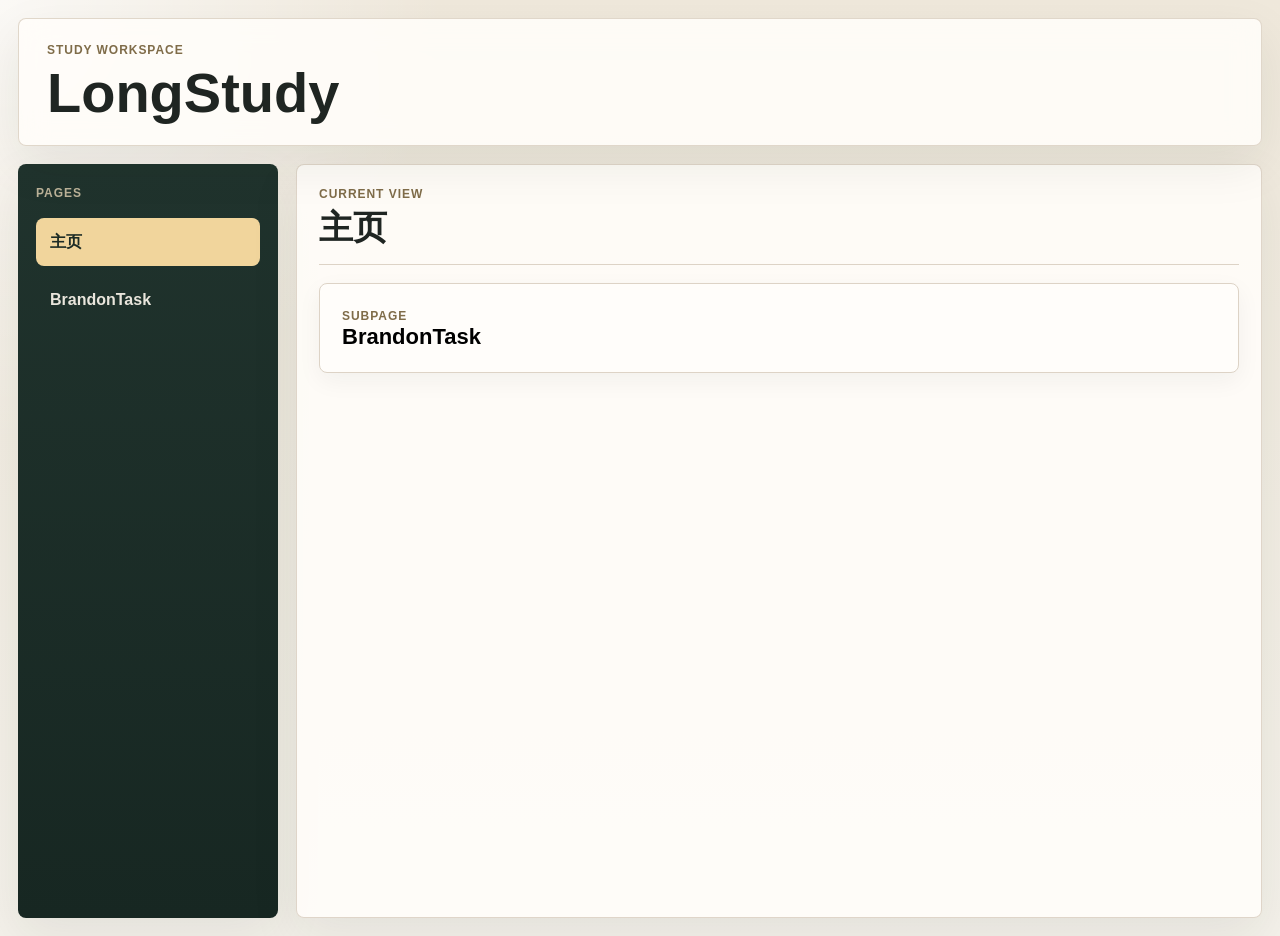
<file: index.html>
<!doctype html>
<html lang="zh-CN">
  <head>
    <meta charset="utf-8">
    <meta name="viewport" content="width=device-width, initial-scale=1">
    <title>LongStudy</title>
    <link rel="stylesheet" href="styles.css">
  </head>
  <body>
    <div class="app-shell">
      <header class="topbar">
        <div>
          <p class="eyebrow">Study Workspace</p>
          <h1>LongStudy</h1>
        </div>
      </header>

      <div class="app-body">
        <aside class="sidebar" aria-label="页面导航">
          <div class="sidebar-group">
            <p class="sidebar-label">Pages</p>
            <nav id="sidebar-nav" class="sidebar-nav"></nav>
          </div>
        </aside>

        <main class="content-panel">
          <div class="content-header">
            <div>
              <p class="content-label" id="content-label">Current View</p>
              <h2 id="content-title">主页</h2>
            </div>
          </div>

          <section id="home-view" class="home-view"></section>

          <div id="frame-shell" class="frame-shell hidden">
            <iframe
              id="content-frame"
              class="content-frame"
              title="Page Content"
              name="content-frame"></iframe>
          </div>
        </main>
      </div>
    </div>

    <script>
      const currentViewStorageKey = "longstudy:current-view";
      const pages = [
        {
          id: "brandon-task",
          title: "BrandonTask",
          file: "BrandonTask.html"
        }
      ];

      const views = [
        { id: "home", title: "主页", type: "home" },
        ...pages.map((page) => ({ ...page, type: "page" }))
      ];

      const sidebarNav = document.getElementById("sidebar-nav");
      const homeView = document.getElementById("home-view");
      const frameShell = document.getElementById("frame-shell");
      const contentFrame = document.getElementById("content-frame");
      const contentTitle = document.getElementById("content-title");
      const contentLabel = document.getElementById("content-label");

      function saveCurrentView(viewId) {
        localStorage.setItem(currentViewStorageKey, viewId);
      }

      function loadCurrentView() {
        const savedView = localStorage.getItem(currentViewStorageKey);
        if (views.some((view) => view.id === savedView)) {
          return savedView;
        }
        return "home";
      }

      function buildSidebar() {
        sidebarNav.innerHTML = "";
        views.forEach((view) => {
          const button = document.createElement("button");
          button.type = "button";
          button.className = "nav-item";
          button.dataset.view = view.id;
          button.textContent = view.title;
          button.addEventListener("click", () => showView(view.id));
          sidebarNav.appendChild(button);
        });
      }

      function buildHomeCards() {
        const grid = document.createElement("div");
        grid.className = "page-grid";

        pages.forEach((page) => {
          const card = document.createElement("button");
          card.type = "button";
          card.className = "page-card";
          card.innerHTML = `
            <span class="page-card-kicker">Subpage</span>
            <strong>${page.title}</strong>
          `;
          card.addEventListener("click", () => showView(page.id));
          grid.appendChild(card);
        });

        homeView.innerHTML = "";
        homeView.appendChild(grid);
      }

      function syncActiveNav(viewId) {
        sidebarNav.querySelectorAll(".nav-item").forEach((item) => {
          item.classList.toggle("active", item.dataset.view === viewId);
        });
      }

      function showView(viewId) {
        const view = views.find((entry) => entry.id === viewId) || views[0];
        syncActiveNav(view.id);
        saveCurrentView(view.id);

        if (view.type === "home") {
          contentLabel.textContent = "Current View";
          contentTitle.textContent = view.title;
          homeView.classList.remove("hidden");
          frameShell.classList.add("hidden");
          contentFrame.removeAttribute("src");
          return;
        }

        contentLabel.textContent = "Current Page";
        contentTitle.textContent = view.title;
        homeView.classList.add("hidden");
        frameShell.classList.remove("hidden");
        if (contentFrame.getAttribute("src") !== view.file) {
          contentFrame.setAttribute("src", view.file);
        }
      }

      buildSidebar();
      buildHomeCards();
      showView(loadCurrentView());
    </script>
  </body>
</html>
</file>
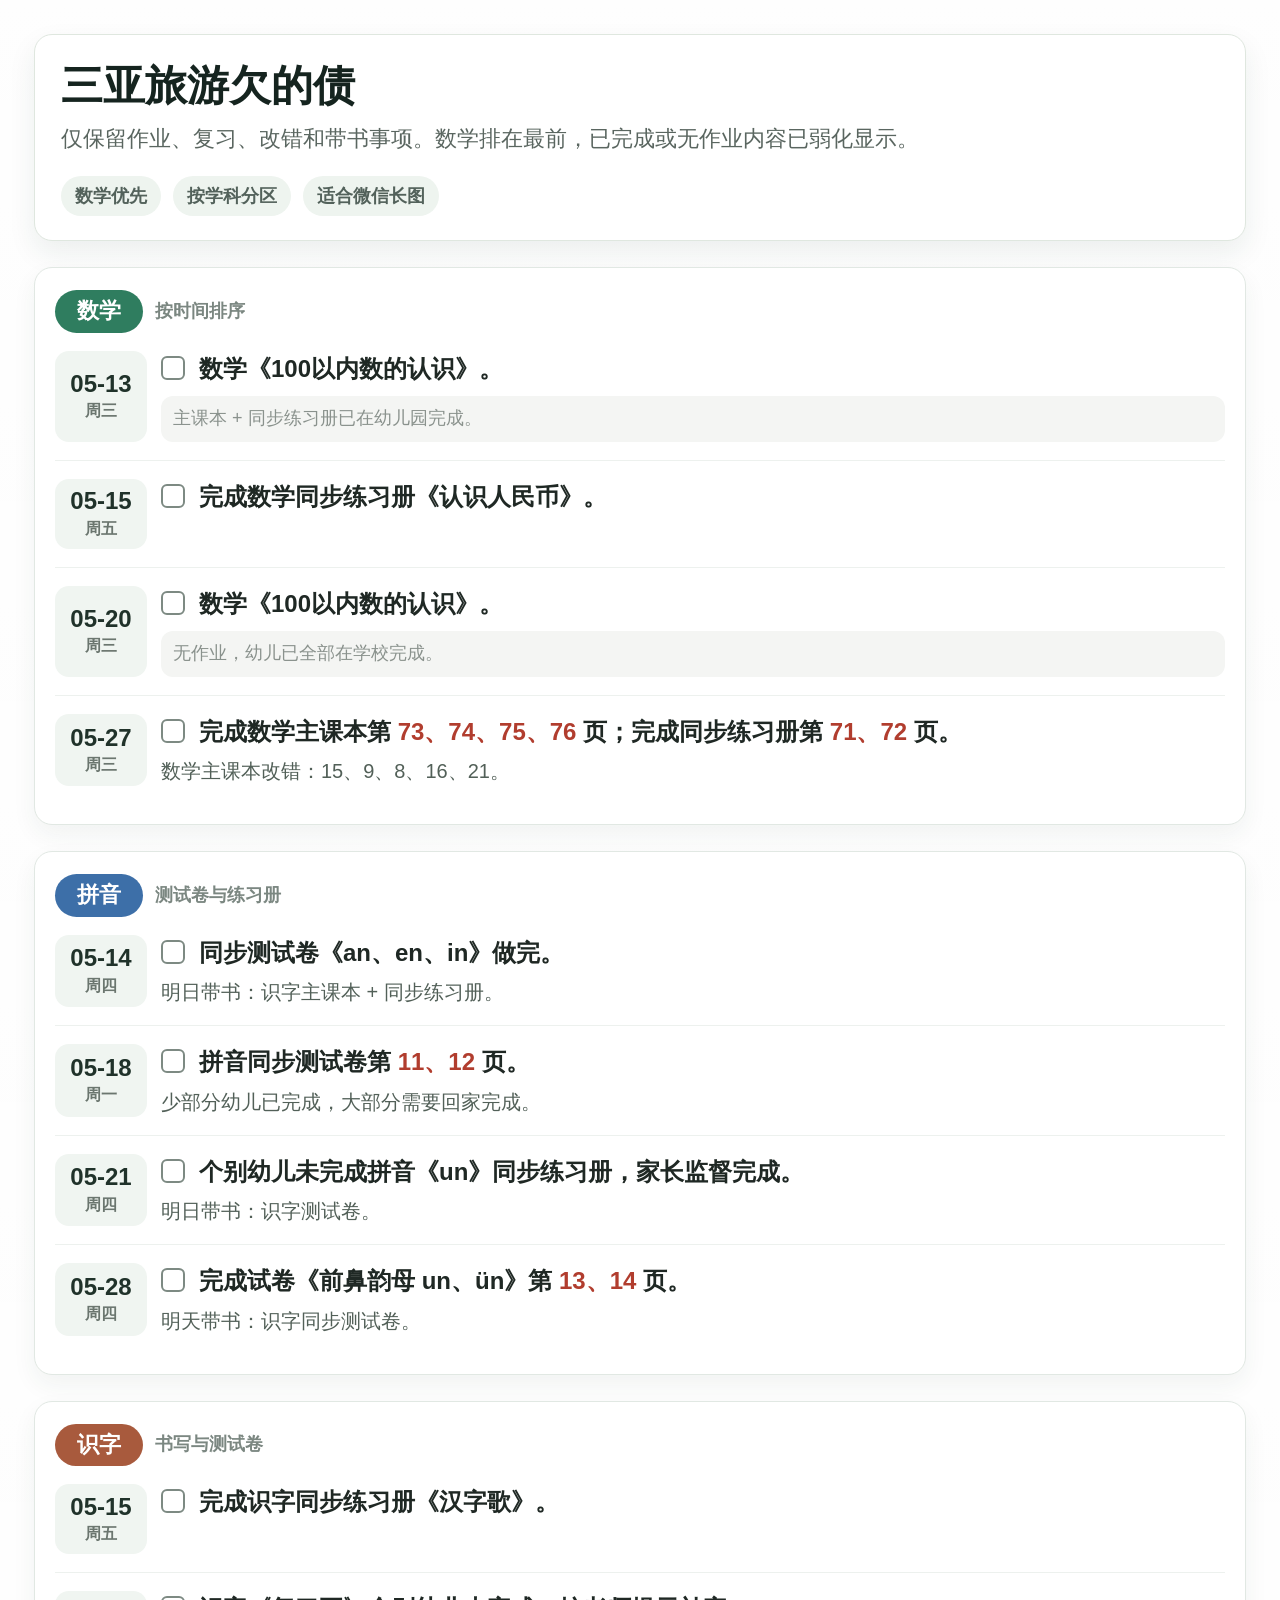
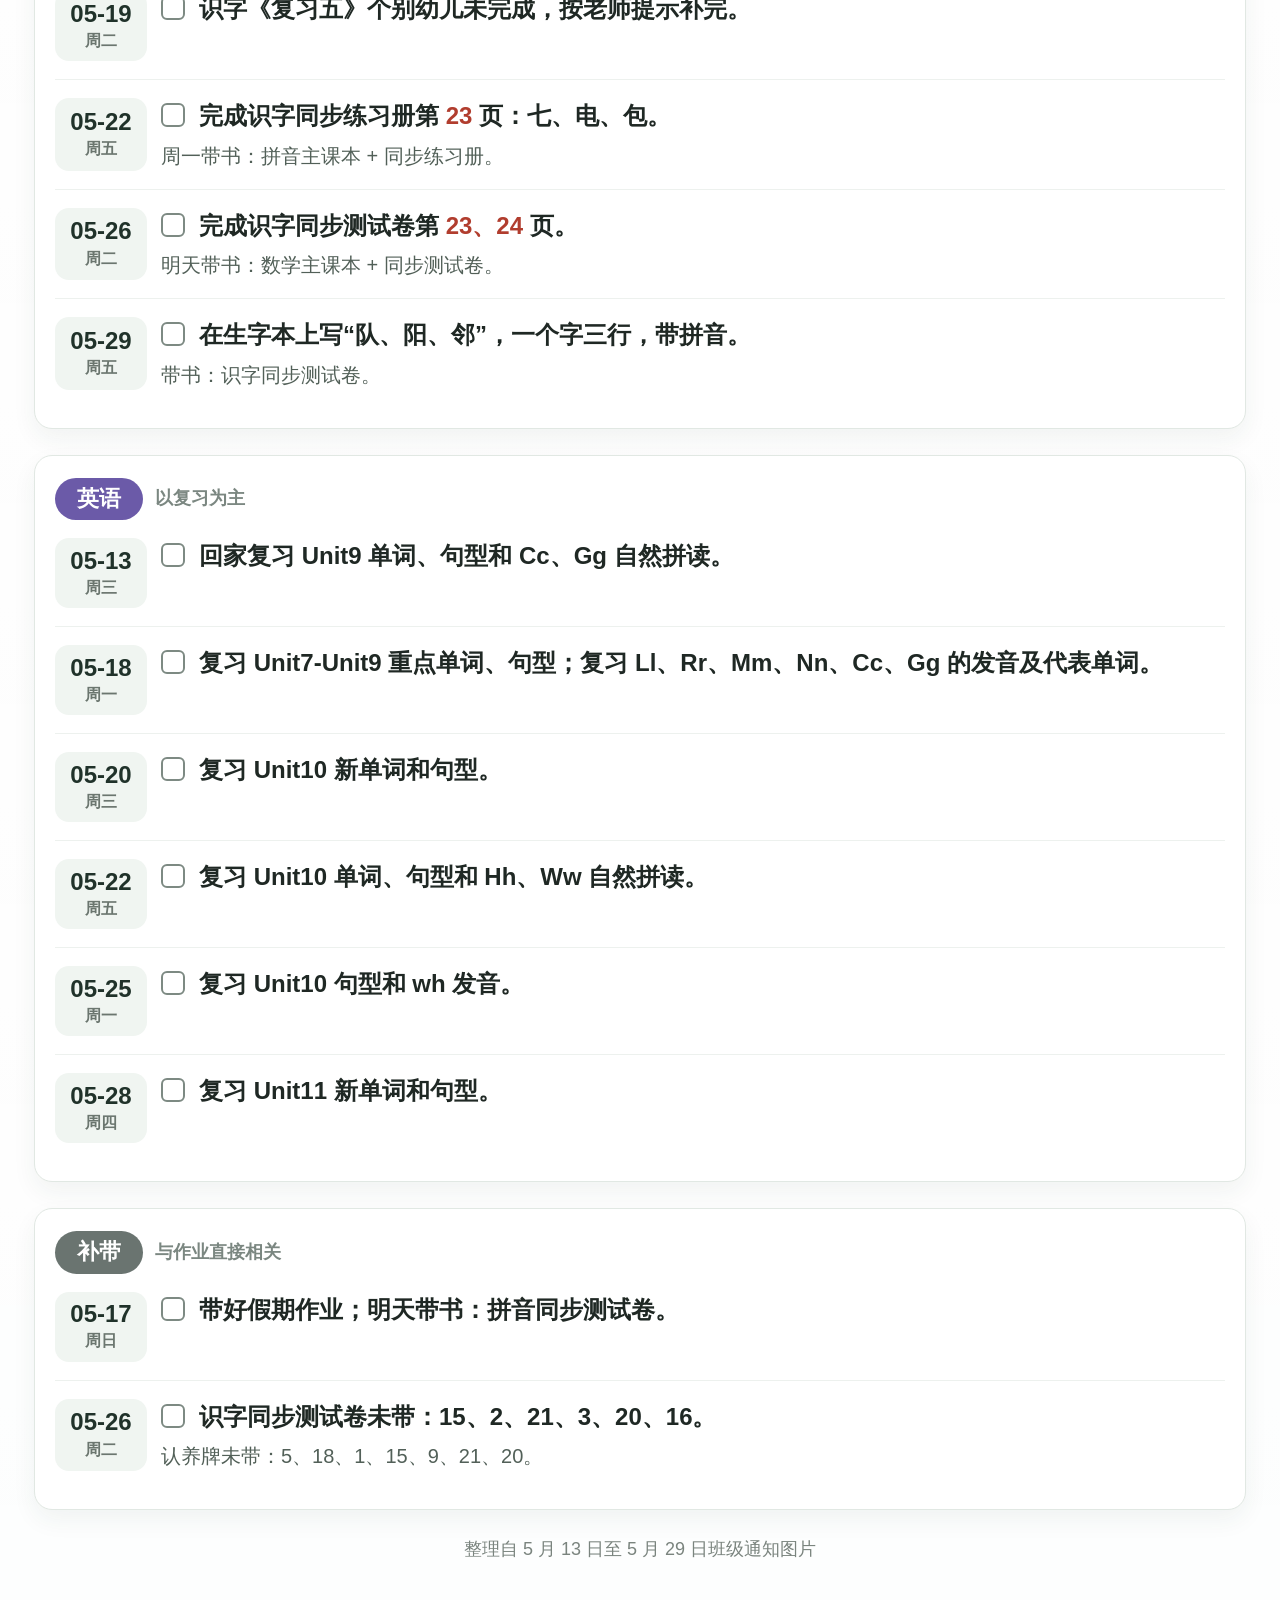
<file: BrandonTask.html>
<!doctype html>
<html lang="zh-CN">
<head>
  <meta charset="utf-8">
  <meta name="viewport" content="width=device-width, initial-scale=1">
  <title>北辰幼儿园作业整理</title>
  <style>
    * {
      box-sizing: border-box;
    }

    body {
      margin: 0;
      background: #f4f7f5;
      color: #232a2f;
      font-family: "Microsoft YaHei", "PingFang SC", "Noto Sans CJK SC", Arial, sans-serif;
      letter-spacing: 0;
    }

    .poster {
      width: 100%;
      max-width: 100%;
      min-height: 100vh;
      padding: 34px 34px 42px;
      background:
        linear-gradient(180deg, rgba(255,255,255,0.92), rgba(255,255,255,0.86)),
        #f4f7f5;
    }

    .hero {
      padding: 26px 26px 24px;
      background: #ffffff;
      border: 1px solid #dfe7df;
      border-radius: 18px;
      box-shadow: 0 12px 28px rgba(29, 60, 50, 0.08);
    }

    h1 {
      margin: 0;
      font-size: 42px;
      line-height: 1.18;
      font-weight: 800;
      color: #15241f;
    }

    .subtitle {
      margin-top: 12px;
      font-size: 22px;
      line-height: 1.45;
      color: #5a6660;
    }

    .legend {
      display: flex;
      gap: 12px;
      margin-top: 22px;
      flex-wrap: wrap;
    }

    .legend span {
      padding: 8px 14px;
      border-radius: 999px;
      background: #eef4ef;
      color: #53625b;
      font-size: 18px;
      font-weight: 700;
    }

    .section {
      margin-top: 26px;
      padding: 22px 20px 20px;
      background: #ffffff;
      border-radius: 18px;
      border: 1px solid #e1e8e3;
      box-shadow: 0 10px 24px rgba(29, 60, 50, 0.06);
    }

    .section-title {
      display: flex;
      align-items: center;
      gap: 12px;
      margin: 0 0 18px;
      font-size: 30px;
      line-height: 1.2;
      font-weight: 800;
    }

    .tag {
      display: inline-flex;
      align-items: center;
      justify-content: center;
      min-width: 88px;
      padding: 8px 16px;
      border-radius: 999px;
      color: #ffffff;
      font-size: 22px;
      font-weight: 800;
    }

    .math .tag { background: #2f7d5f; }
    .pinyin .tag { background: #3d6fa8; }
    .literacy .tag { background: #a85a3d; }
    .english .tag { background: #6b5aa8; }
    .carry .tag { background: #6a7470; }

    .count {
      color: #7b8781;
      font-size: 18px;
      font-weight: 700;
    }

    .item {
      display: grid;
      grid-template-columns: 92px 1fr;
      gap: 14px;
      padding: 18px 0;
      border-top: 1px solid #edf1ee;
    }

    .item:first-of-type {
      border-top: 0;
      padding-top: 0;
    }

    .date {
      display: flex;
      flex-direction: column;
      align-items: center;
      justify-content: center;
      min-height: 70px;
      border-radius: 14px;
      background: #f0f5f1;
      color: #20322a;
      font-weight: 800;
    }

    .date .day {
      font-size: 24px;
      line-height: 1.1;
    }

    .date .week {
      margin-top: 4px;
      font-size: 16px;
      color: #6b766f;
    }

    .content {
      min-width: 0;
    }

    .main {
      display: grid;
      grid-template-columns: 28px 1fr;
      align-items: start;
      gap: 10px;
      margin: 0;
      font-size: 24px;
      line-height: 1.48;
      font-weight: 700;
      color: #1f2824;
    }

    .task-check {
      appearance: none;
      width: 24px;
      height: 24px;
      margin: 5px 0 0;
      border: 2.5px solid #7d8a83;
      border-radius: 6px;
      background: #ffffff;
      cursor: pointer;
    }

    .task-check:checked {
      background: #2f7d5f;
      border-color: #2f7d5f;
      position: relative;
    }

    .task-check:checked::after {
      content: "";
      position: absolute;
      left: 6px;
      top: 2px;
      width: 7px;
      height: 13px;
      border: solid #ffffff;
      border-width: 0 3px 3px 0;
      transform: rotate(45deg);
    }

    .task-text {
      min-width: 0;
    }

    .note {
      margin: 8px 0 0;
      font-size: 20px;
      line-height: 1.45;
      color: #526058;
    }

    .muted {
      margin-top: 10px;
      padding: 10px 12px;
      border-radius: 12px;
      background: #f4f5f3;
      color: #8a928d;
      font-size: 18px;
      line-height: 1.42;
      font-weight: 500;
    }

    .important {
      color: #b13d2e;
      font-weight: 800;
    }

    .footer {
      margin-top: 26px;
      text-align: center;
      color: #7a847e;
      font-size: 18px;
      line-height: 1.5;
    }

    @media (max-width: 900px) {
      .poster {
        padding: 22px 18px 28px;
      }

      h1 {
        font-size: 34px;
      }

      .subtitle {
        font-size: 19px;
      }

      .section-title {
        font-size: 26px;
      }

      .tag {
        min-width: 76px;
        padding: 7px 14px;
        font-size: 18px;
      }

      .main {
        font-size: 20px;
      }

      .note,
      .muted {
        font-size: 17px;
      }
    }

    @media (max-width: 640px) {
      .poster {
        padding: 14px 10px 20px;
      }

      .hero,
      .section {
        padding-left: 14px;
        padding-right: 14px;
        border-radius: 14px;
      }

      h1 {
        font-size: 28px;
        line-height: 1.2;
      }

      .subtitle {
        font-size: 16px;
      }

      .legend span {
        font-size: 14px;
        padding: 7px 11px;
      }

      .section-title {
        align-items: start;
        flex-direction: column;
        gap: 8px;
        font-size: 22px;
      }

      .count {
        font-size: 14px;
      }

      .item {
        grid-template-columns: 74px 1fr;
        gap: 10px;
        padding: 14px 0;
      }

      .date {
        min-height: 62px;
        border-radius: 12px;
      }

      .date .day {
        font-size: 18px;
      }

      .date .week {
        font-size: 13px;
      }

      .main {
        grid-template-columns: 24px 1fr;
        gap: 8px;
        font-size: 16px;
        line-height: 1.5;
      }

      .task-check {
        width: 20px;
        height: 20px;
        margin-top: 3px;
      }

      .task-check:checked::after {
        left: 5px;
        top: 1px;
        width: 5px;
        height: 10px;
      }

      .note,
      .muted,
      .footer {
        font-size: 14px;
      }
    }
  </style>
</head>
<body>
  <main class="poster">
    <section class="hero">
      <h1>北辰幼儿园作业整理</h1>
      <div class="subtitle">仅保留作业、复习、改错和带书事项。数学排在最前，已完成或无作业内容已弱化显示。</div>
      <div class="legend">
        <span>数学优先</span>
        <span>按学科分区</span>
        <span>适合微信长图</span>
      </div>
    </section>

    <section class="section math">
      <h2 class="section-title"><span class="tag">数学</span><span class="count">按时间排序</span></h2>

      <article class="item">
        <div class="date"><span class="day">05-13</span><span class="week">周三</span></div>
        <div class="content">
          <p class="main">数学《100以内数的认识》。</p>
          <div class="muted">主课本 + 同步练习册已在幼儿园完成。</div>
        </div>
      </article>

      <article class="item">
        <div class="date"><span class="day">05-15</span><span class="week">周五</span></div>
        <div class="content">
          <p class="main">完成数学同步练习册《认识人民币》。</p>
        </div>
      </article>

      <article class="item">
        <div class="date"><span class="day">05-20</span><span class="week">周三</span></div>
        <div class="content">
          <p class="main">数学《100以内数的认识》。</p>
          <div class="muted">无作业，幼儿已全部在学校完成。</div>
        </div>
      </article>

      <article class="item">
        <div class="date"><span class="day">05-27</span><span class="week">周三</span></div>
        <div class="content">
          <p class="main">完成数学主课本第 <span class="important">73、74、75、76</span> 页；完成同步练习册第 <span class="important">71、72</span> 页。</p>
          <p class="note">数学主课本改错：15、9、8、16、21。</p>
        </div>
      </article>
    </section>

    <section class="section pinyin">
      <h2 class="section-title"><span class="tag">拼音</span><span class="count">测试卷与练习册</span></h2>

      <article class="item">
        <div class="date"><span class="day">05-14</span><span class="week">周四</span></div>
        <div class="content">
          <p class="main">同步测试卷《an、en、in》做完。</p>
          <p class="note">明日带书：识字主课本 + 同步练习册。</p>
        </div>
      </article>

      <article class="item">
        <div class="date"><span class="day">05-18</span><span class="week">周一</span></div>
        <div class="content">
          <p class="main">拼音同步测试卷第 <span class="important">11、12</span> 页。</p>
          <p class="note">少部分幼儿已完成，大部分需要回家完成。</p>
        </div>
      </article>

      <article class="item">
        <div class="date"><span class="day">05-21</span><span class="week">周四</span></div>
        <div class="content">
          <p class="main">个别幼儿未完成拼音《un》同步练习册，家长监督完成。</p>
          <p class="note">明日带书：识字测试卷。</p>
        </div>
      </article>

      <article class="item">
        <div class="date"><span class="day">05-28</span><span class="week">周四</span></div>
        <div class="content">
          <p class="main">完成试卷《前鼻韵母 un、ün》第 <span class="important">13、14</span> 页。</p>
          <p class="note">明天带书：识字同步测试卷。</p>
        </div>
      </article>
    </section>

    <section class="section literacy">
      <h2 class="section-title"><span class="tag">识字</span><span class="count">书写与测试卷</span></h2>

      <article class="item">
        <div class="date"><span class="day">05-15</span><span class="week">周五</span></div>
        <div class="content">
          <p class="main">完成识字同步练习册《汉字歌》。</p>
        </div>
      </article>

      <article class="item">
        <div class="date"><span class="day">05-19</span><span class="week">周二</span></div>
        <div class="content">
          <p class="main">识字《复习五》个别幼儿未完成，按老师提示补完。</p>
        </div>
      </article>

      <article class="item">
        <div class="date"><span class="day">05-22</span><span class="week">周五</span></div>
        <div class="content">
          <p class="main">完成识字同步练习册第 <span class="important">23</span> 页：七、电、包。</p>
          <p class="note">周一带书：拼音主课本 + 同步练习册。</p>
        </div>
      </article>

      <article class="item">
        <div class="date"><span class="day">05-26</span><span class="week">周二</span></div>
        <div class="content">
          <p class="main">完成识字同步测试卷第 <span class="important">23、24</span> 页。</p>
          <p class="note">明天带书：数学主课本 + 同步测试卷。</p>
        </div>
      </article>

      <article class="item">
        <div class="date"><span class="day">05-29</span><span class="week">周五</span></div>
        <div class="content">
          <p class="main">在生字本上写“队、阳、邻”，一个字三行，带拼音。</p>
          <p class="note">带书：识字同步测试卷。</p>
        </div>
      </article>
    </section>

    <section class="section english">
      <h2 class="section-title"><span class="tag">英语</span><span class="count">以复习为主</span></h2>

      <article class="item">
        <div class="date"><span class="day">05-13</span><span class="week">周三</span></div>
        <div class="content">
          <p class="main">回家复习 Unit9 单词、句型和 Cc、Gg 自然拼读。</p>
        </div>
      </article>

      <article class="item">
        <div class="date"><span class="day">05-18</span><span class="week">周一</span></div>
        <div class="content">
          <p class="main">复习 Unit7-Unit9 重点单词、句型；复习 Ll、Rr、Mm、Nn、Cc、Gg 的发音及代表单词。</p>
        </div>
      </article>

      <article class="item">
        <div class="date"><span class="day">05-20</span><span class="week">周三</span></div>
        <div class="content">
          <p class="main">复习 Unit10 新单词和句型。</p>
        </div>
      </article>

      <article class="item">
        <div class="date"><span class="day">05-22</span><span class="week">周五</span></div>
        <div class="content">
          <p class="main">复习 Unit10 单词、句型和 Hh、Ww 自然拼读。</p>
        </div>
      </article>

      <article class="item">
        <div class="date"><span class="day">05-25</span><span class="week">周一</span></div>
        <div class="content">
          <p class="main">复习 Unit10 句型和 wh 发音。</p>
        </div>
      </article>

      <article class="item">
        <div class="date"><span class="day">05-28</span><span class="week">周四</span></div>
        <div class="content">
          <p class="main">复习 Unit11 新单词和句型。</p>
        </div>
      </article>
    </section>

    <section class="section carry">
      <h2 class="section-title"><span class="tag">补带</span><span class="count">与作业直接相关</span></h2>

      <article class="item">
        <div class="date"><span class="day">05-17</span><span class="week">周日</span></div>
        <div class="content">
          <p class="main">带好假期作业；明天带书：拼音同步测试卷。</p>
        </div>
      </article>

      <article class="item">
        <div class="date"><span class="day">05-26</span><span class="week">周二</span></div>
        <div class="content">
          <p class="main">识字同步测试卷未带：15、2、21、3、20、16。</p>
          <p class="note">认养牌未带：5、18、1、15、9、21、20。</p>
        </div>
      </article>
    </section>

    <div class="footer">整理自 5 月 13 日至 5 月 29 日班级通知图片</div>
  </main>
  <script>
    document.querySelectorAll(".main").forEach((item, index) => {
      if (item.querySelector(".task-check")) return;
      const content = document.createElement("span");
      content.className = "task-text";
      while (item.firstChild) {
        content.appendChild(item.firstChild);
      }

      const checkbox = document.createElement("input");
      checkbox.className = "task-check";
      checkbox.type = "checkbox";
      checkbox.setAttribute("aria-label", `完成作业 ${index + 1}`);

      item.appendChild(checkbox);
      item.appendChild(content);
    });
  </script>
  <script>
    document.title = "BrandonTask";
    (function () {
      const pageTitle = document.querySelector(".hero h1");
      if (pageTitle) {
        pageTitle.textContent = "三亚旅游欠的债";
      }

      const storageKey = "longstudy:brandon-task:checks";

      function loadCheckedState() {
        try {
          return JSON.parse(localStorage.getItem(storageKey)) || {};
        } catch (error) {
          return {};
        }
      }

      function saveCheckedState(state) {
        localStorage.setItem(storageKey, JSON.stringify(state));
      }

      const checkedState = loadCheckedState();
      document.querySelectorAll(".task-check").forEach((checkbox, index) => {
        const checkboxId = `task-${index + 1}`;
        checkbox.checked = Boolean(checkedState[checkboxId]);
        checkbox.setAttribute("aria-label", `Complete task ${index + 1}`);
        checkbox.addEventListener("change", () => {
          checkedState[checkboxId] = checkbox.checked;
          saveCheckedState(checkedState);
        });
      });
    })();
  </script>
</body>
</html>
</file>
<file: styles.css>
:root {
  --bg: #f4f1ea;
  --paper: #fffdfa;
  --sidebar: #20332d;
  --sidebar-hover: #2a4038;
  --sidebar-active: #f1d59c;
  --sidebar-active-ink: #1c2b25;
  --ink: #1f2522;
  --muted: #66706b;
  --line: #ddd3c6;
  --shadow: 0 18px 50px rgba(27, 33, 30, 0.08);
}

* {
  box-sizing: border-box;
}

html,
body {
  margin: 0;
  min-height: 100%;
}

body {
  color: var(--ink);
  background:
    radial-gradient(circle at top left, rgba(255, 255, 255, 0.75), transparent 28%),
    linear-gradient(180deg, #efe8db 0%, var(--bg) 100%);
  font-family: "Segoe UI", "Microsoft YaHei", Arial, sans-serif;
}

button,
a {
  font: inherit;
}

button {
  border: 0;
}

.hidden {
  display: none !important;
}

.app-shell {
  min-height: 100vh;
  padding: 18px;
}

.topbar {
  margin-bottom: 18px;
  padding: 24px 28px;
  border: 1px solid rgba(221, 211, 198, 0.9);
  border-radius: 8px;
  background: rgba(255, 253, 250, 0.88);
  box-shadow: var(--shadow);
  backdrop-filter: blur(14px);
}

.eyebrow,
.sidebar-label,
.content-label,
.page-card-kicker,
.home-kicker {
  margin: 0 0 8px;
  color: #7f6c49;
  font-size: 12px;
  font-weight: 800;
  letter-spacing: 0.08em;
  text-transform: uppercase;
}

h1,
h2,
h3,
p {
  margin: 0;
  letter-spacing: 0;
}

h1 {
  font-size: clamp(34px, 4.6vw, 56px);
  line-height: 1;
}

h2 {
  font-size: clamp(24px, 3vw, 34px);
  line-height: 1.1;
}

h3 {
  font-size: clamp(22px, 2.8vw, 30px);
  line-height: 1.15;
}

.app-body {
  display: grid;
  grid-template-columns: 260px minmax(0, 1fr);
  gap: 18px;
  align-items: stretch;
}

.sidebar {
  min-height: calc(100vh - 146px);
  padding: 22px 18px;
  border-radius: 8px;
  background: linear-gradient(180deg, var(--sidebar) 0%, #172722 100%);
  box-shadow: var(--shadow);
}

.sidebar-group,
.sidebar-nav {
  display: grid;
  gap: 10px;
}

.sidebar-label {
  color: rgba(241, 222, 190, 0.74);
}

.nav-item {
  display: flex;
  align-items: center;
  width: 100%;
  min-height: 48px;
  padding: 0 14px;
  border-radius: 8px;
  color: rgba(255, 249, 240, 0.9);
  font-weight: 700;
  background: transparent;
  cursor: pointer;
  transition: background-color 140ms ease, color 140ms ease;
}

.nav-item:hover {
  background: var(--sidebar-hover);
}

.nav-item.active {
  background: var(--sidebar-active);
  color: var(--sidebar-active-ink);
}

.content-panel {
  display: flex;
  flex-direction: column;
  min-width: 0;
  min-height: calc(100vh - 146px);
  padding: 22px;
  border: 1px solid rgba(221, 211, 198, 0.92);
  border-radius: 8px;
  background: rgba(255, 253, 250, 0.88);
  box-shadow: var(--shadow);
}

.content-header {
  margin-bottom: 18px;
  padding-bottom: 18px;
  border-bottom: 1px solid var(--line);
}

.home-view,
.frame-shell {
  flex: 1;
  min-height: 0;
}

.home-view {
  display: grid;
  gap: 18px;
  align-content: start;
}

.home-intro {
  padding: 22px;
  border: 1px solid var(--line);
  border-radius: 8px;
  background: linear-gradient(180deg, #fffdfa 0%, #f6efe2 100%);
}

.home-intro p:last-child {
  margin-top: 10px;
  max-width: 680px;
  color: var(--muted);
  line-height: 1.65;
}

.page-grid {
  display: grid;
  grid-template-columns: repeat(auto-fit, minmax(240px, 1fr));
  gap: 16px;
}

.page-card {
  padding: 22px;
  border: 1px solid var(--line);
  border-radius: 8px;
  background: var(--paper);
  box-shadow: 0 8px 24px rgba(27, 33, 30, 0.05);
  text-align: left;
  cursor: pointer;
  transition: transform 150ms ease, box-shadow 150ms ease;
}

.page-card:hover {
  transform: translateY(-2px);
  box-shadow: 0 14px 30px rgba(27, 33, 30, 0.08);
}

.page-card strong {
  display: block;
  font-size: 22px;
}

.page-card p {
  margin-top: 10px;
  color: var(--muted);
  line-height: 1.65;
}

.frame-shell {
  overflow: hidden;
  border: 1px solid var(--line);
  border-radius: 8px;
  background: var(--paper);
}

.content-frame {
  display: block;
  width: 100%;
  height: 100%;
  min-height: 0;
  border: 0;
  background: white;
}

@media (max-width: 860px) {
  .app-shell {
    padding: 10px;
  }

  .topbar {
    margin-bottom: 12px;
    padding: 18px 18px 16px;
  }

  .app-body {
    grid-template-columns: 1fr;
    gap: 12px;
  }

  .sidebar {
    min-height: 0;
    padding: 14px;
  }

  .sidebar-nav {
    grid-auto-flow: column;
    grid-auto-columns: minmax(130px, 180px);
    overflow-x: auto;
    padding-bottom: 4px;
  }

  .content-panel {
    min-height: 72vh;
    padding: 16px;
  }

  .content-header {
    margin-bottom: 12px;
    padding-bottom: 12px;
  }

  .page-grid {
    grid-template-columns: 1fr;
  }
}

@media (max-width: 560px) {
  .app-shell {
    padding: 8px;
  }

  .topbar {
    padding: 16px 14px 14px;
    border-radius: 6px;
  }

  h1 {
    font-size: 28px;
  }

  h2 {
    font-size: 22px;
  }

  h3 {
    font-size: 20px;
  }

  .sidebar,
  .content-panel,
  .home-intro,
  .page-card,
  .frame-shell {
    border-radius: 6px;
  }

  .sidebar {
    padding: 12px;
  }

  .nav-item {
    min-height: 42px;
    padding: 0 12px;
    font-size: 15px;
  }

  .content-panel {
    min-height: 68vh;
    padding: 12px;
  }

  .home-intro,
  .page-card {
    padding: 16px;
  }

  .page-card strong {
    font-size: 20px;
  }
}
</file>
